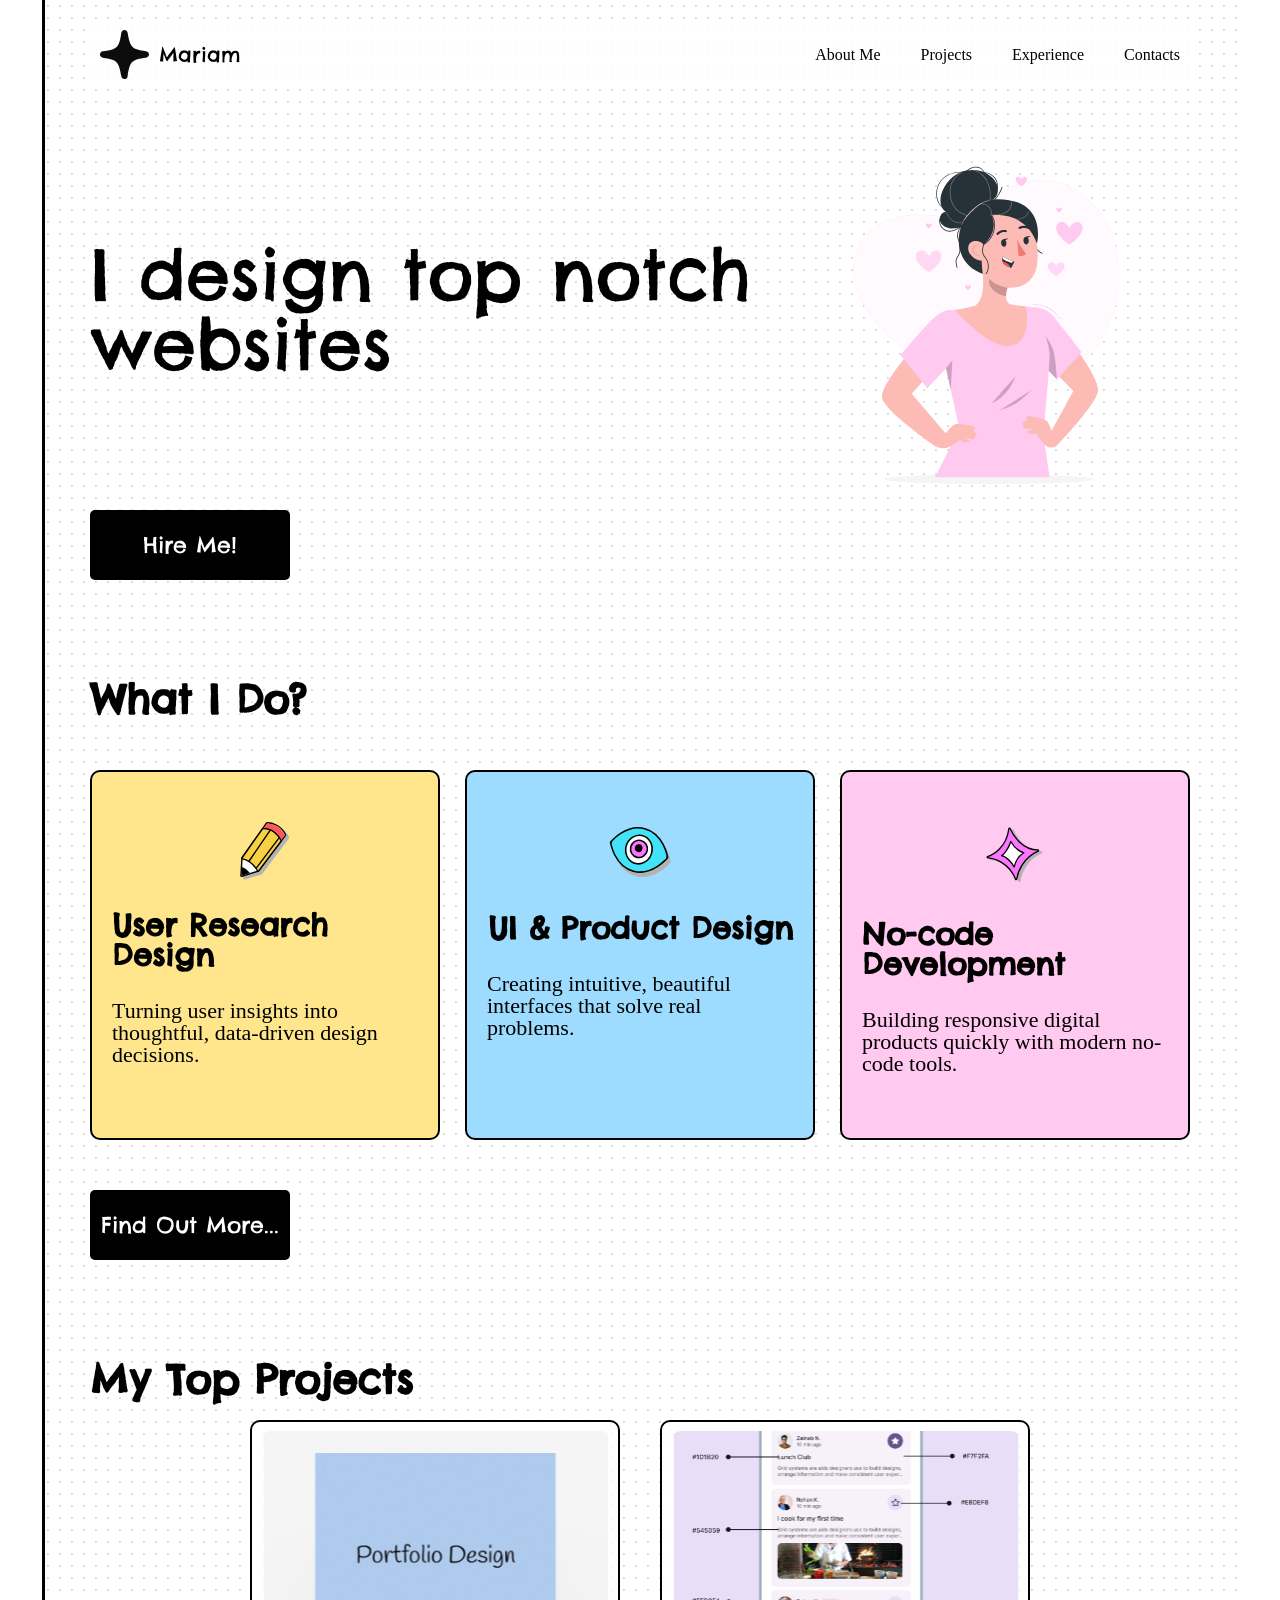
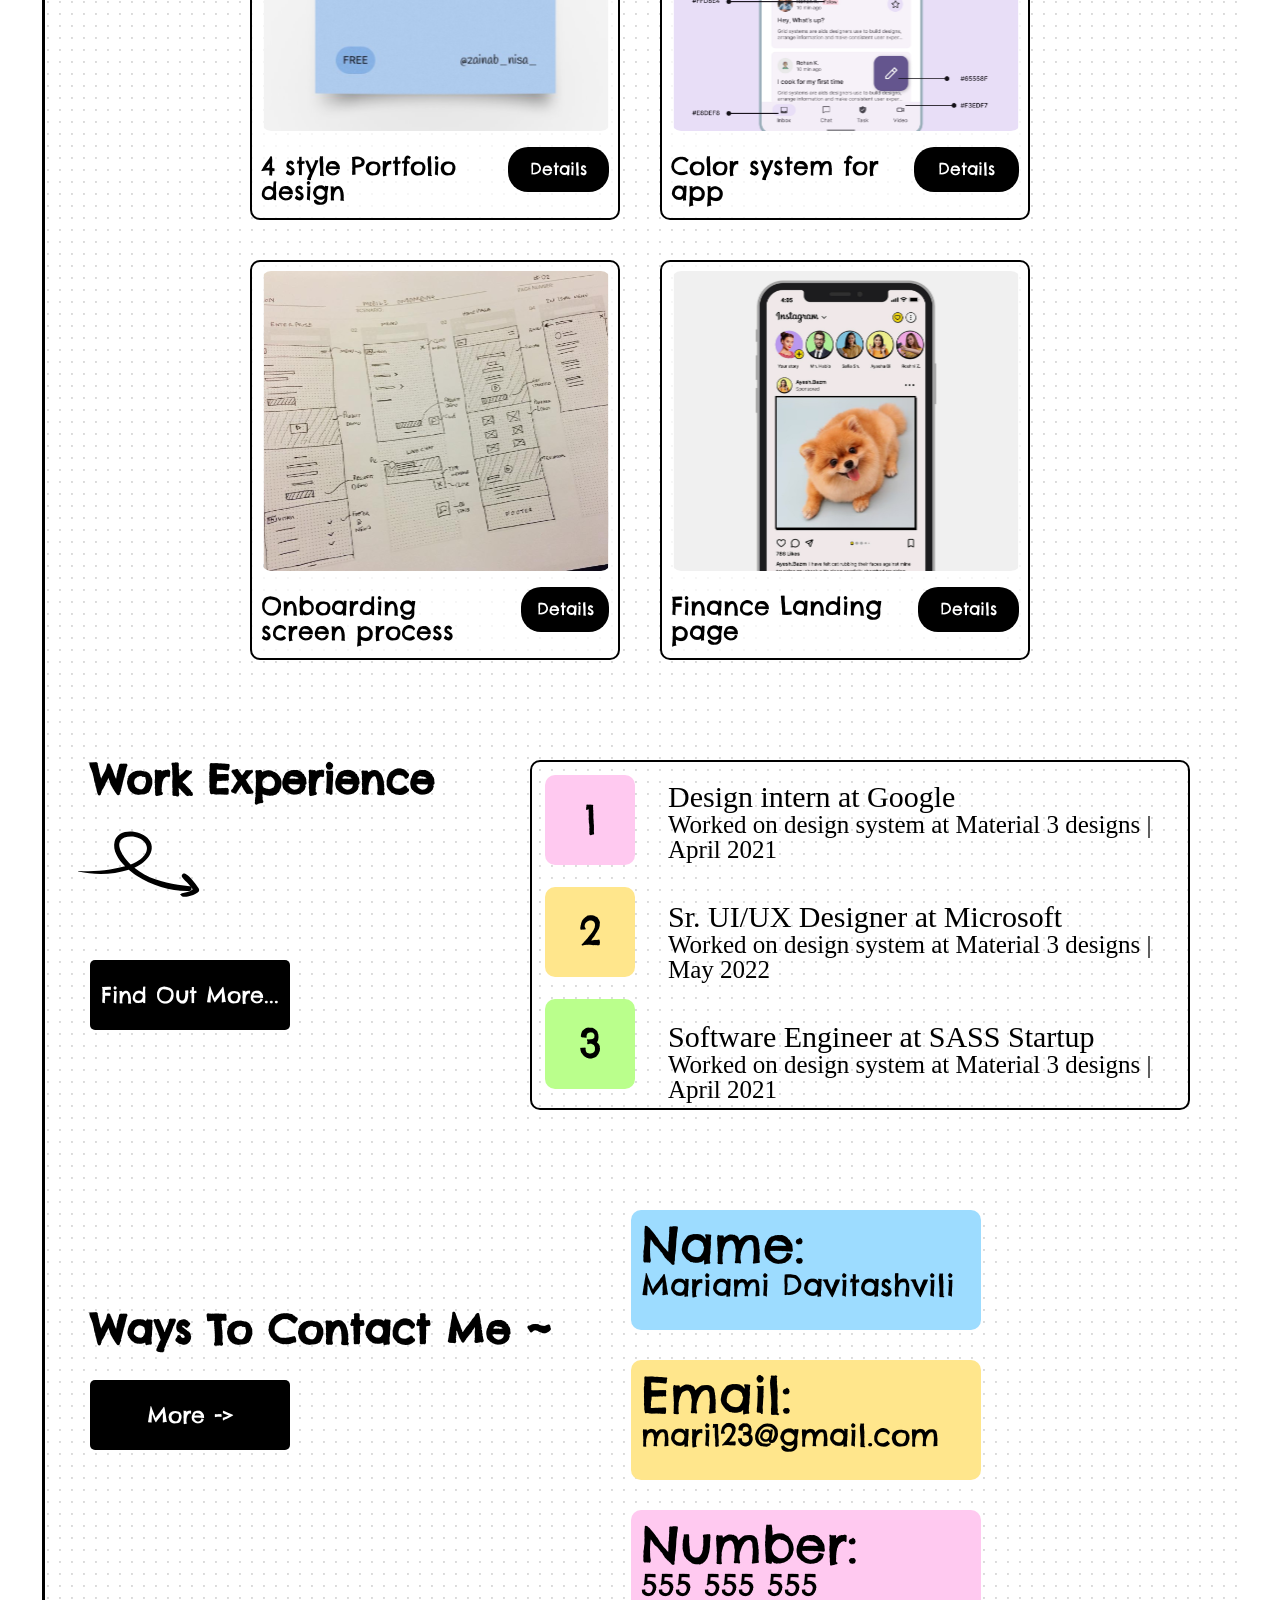
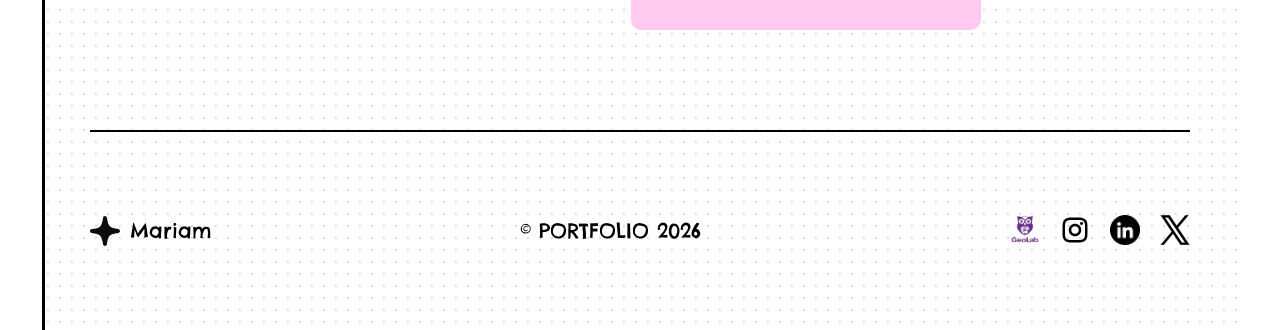
<file: index.html>
<!doctype html>
<html lang="en">
  <head>
    <link rel="stylesheet" href="./css/reset.css" />
    <link rel="stylesheet" href="./css/style.css" />
    <meta charset="UTF-8" />
    <meta name="viewport" content="width=device-width, initial-scale=1.0" />
    <title>Portfolio</title>
  </head>
  <body>
    <header>
      <div class="header container">
        <div class="logo">
          <img src="./images/logo.svg" alt="Portfolio logo" />
          <a class="name" href="./index.html">Mariam</a>
        </div>
        <nav class="nav">
          <ul class="nav-list">
            <li>
              <a href="#about">About Me</a>
            </li>
            <li>
              <a href="#projects">Projects</a>
            </li>
            <li>
              <a href="#experience">Experience</a>
            </li>
            <li>
              <a href="#contacts">Contacts</a>
            </li>
          </ul>
        </nav>
        <img src="./images/menu.svg" class="menu" alt="menu" />
      </div>
    </header>
    <main>
      <section class="container">
        <div class="hero">
          <h1>I design top notch websites</h1>
          <img src="./images/hero-img.svg" alt="hero img" />
        </div>
        <button class="btn" onclick="window.location.href = 'hireMe.html'">
          Hire Me!
        </button>
      </section>
      <section class="about container" id="about">
        <h2 class="title">What I Do?</h2>
        <div class="cards-about">
          <div class="card yellow">
            <img src="./images/card-yellow.svg" alt="icon yellow" />
            <h3>User Research Design</h3>
            <p>
              Turning user insights into thoughtful, data-driven design
              decisions.
            </p>
          </div>
          <div class="card blue">
            <img src="./images/card-blue.svg" alt="icon blue" />
            <h3>UI & Product Design</h3>
            <p>
              Creating intuitive, beautiful interfaces that solve real problems.
            </p>
          </div>
          <div class="card pink">
            <img src="./images/card-pink.svg" alt="icon pink" />
            <h3>No-code Development</h3>
            <p>
              Building responsive digital products quickly with modern no-code
              tools.
            </p>
          </div>
        </div>
        <button class="btn" onclick="window.location.href = 'about.html'">
          Find Out More...
        </button>
      </section>
      <section class="projects container" id="projects">
        <h4 class="title">My Top Projects</h4>
        <div class="cards-projects">
          <div class="proj-card">
            <img src="./images/project-1.svg" alt="project" />
            <div class="card-text">
              <p>4 style Portfolio design</p>
              <button class="btn">Details</button>
            </div>
          </div>
          <div class="proj-card">
            <img src="./images/project-2.svg" alt="project" />
            <div class="card-text">
              <p>Color system for app</p>
              <button class="btn">Details</button>
            </div>
          </div>
          <div class="proj-card">
            <img src="./images/project-3.svg" alt="project" />
            <div class="card-text">
              <p>Onboarding screen process</p>
              <button class="btn">Details</button>
            </div>
          </div>
          <div class="proj-card">
            <img src="./images/project-4.svg" alt="project" />

            <div class="card-text">
              <p>Finance Landing page</p>
              <button class="btn">Details</button>
            </div>
          </div>
        </div>
      </section>
      <section class="experience container" id="experience">
        <div class="work-experience">
          <h2 class="title">Work Experience</h2>
          <img src="./images/arrow.svg" alt="arrow" />
          <button
            class="btn"
            onclick="window.location.href = 'experience.html'"
          >
            Find Out More...
          </button>
        </div>
        <div class="jobs-list">
          <div class="numbers">
            <div class="box pink"><h2>1</h2></div>
            <div class="box yellow"><h2>2</h2></div>
            <div class="box green"><h2>3</h2></div>
          </div>
          <div class="experience-text">
            <div>
              <h3>Design intern at Google</h3>
              <p>Worked on design system at Material 3 designs | April 2021</p>
            </div>
            <div>
              <h3>Sr. UI/UX Designer at Microsoft</h3>
              <p>Worked on design system at Material 3 designs | May 2022</p>
            </div>
            <div>
              <h3>Software Engineer at SASS Startup</h3>
              <p>Worked on design system at Material 3 designs | April 2021</p>
            </div>
          </div>
        </div>
      </section>
      <section class="contacts container" id="contacts">
        <div class="contact-title">
          <h2 class="title">Ways To Contact Me ~</h2>
          <button class="btn" onclick="window.location.href = 'contacts.html'">
            More ->
          </button>
        </div>
        <div class="contact-list">
          <div class="contact blue">
            <h3>Name:</h3>
            <p>Mariami Davitashvili</p>
          </div>
          <div class="contact yellow">
            <h3>Email:</h3>
            <p>mari123@gmail.com</p>
          </div>
          <div class="contact pink">
            <h3>Number:</h3>
            <p>555 555 555</p>
          </div>
        </div>
      </section>
    </main>
    <footer>
      <div class="footer container">
        <div class="logo">
          <img src="./images/logo.svg" alt="logo" />
          <a class="name" href="./index.html">Mariam</a>
        </div>
        <div>
          <p>&copy; PORTFOLIO 2026</p>
        </div>
        <div class="socials">
          <a href="https://geolab.edu.ge/en/" target="_blank"
            ><img src="./images/GEOLAB-1.png" alt="geolab"
          /></a>
          <a href="https://www.instagram.com/?hl=en" target="_blank"
            ><img src="./images/instagram.svg" alt="instagram"
          /></a>
          <a href="https://www.linkedin.com" target="_blank"
            ><img src="./images/linkedin.png" alt="linkedin" />
          </a>
          <a href="https://twitter.com" target="_blank"
            ><img src="./images/x.svg" alt="twitter" />
          </a>
        </div>
      </div>
    </footer>
  </body>
</html>
</file>
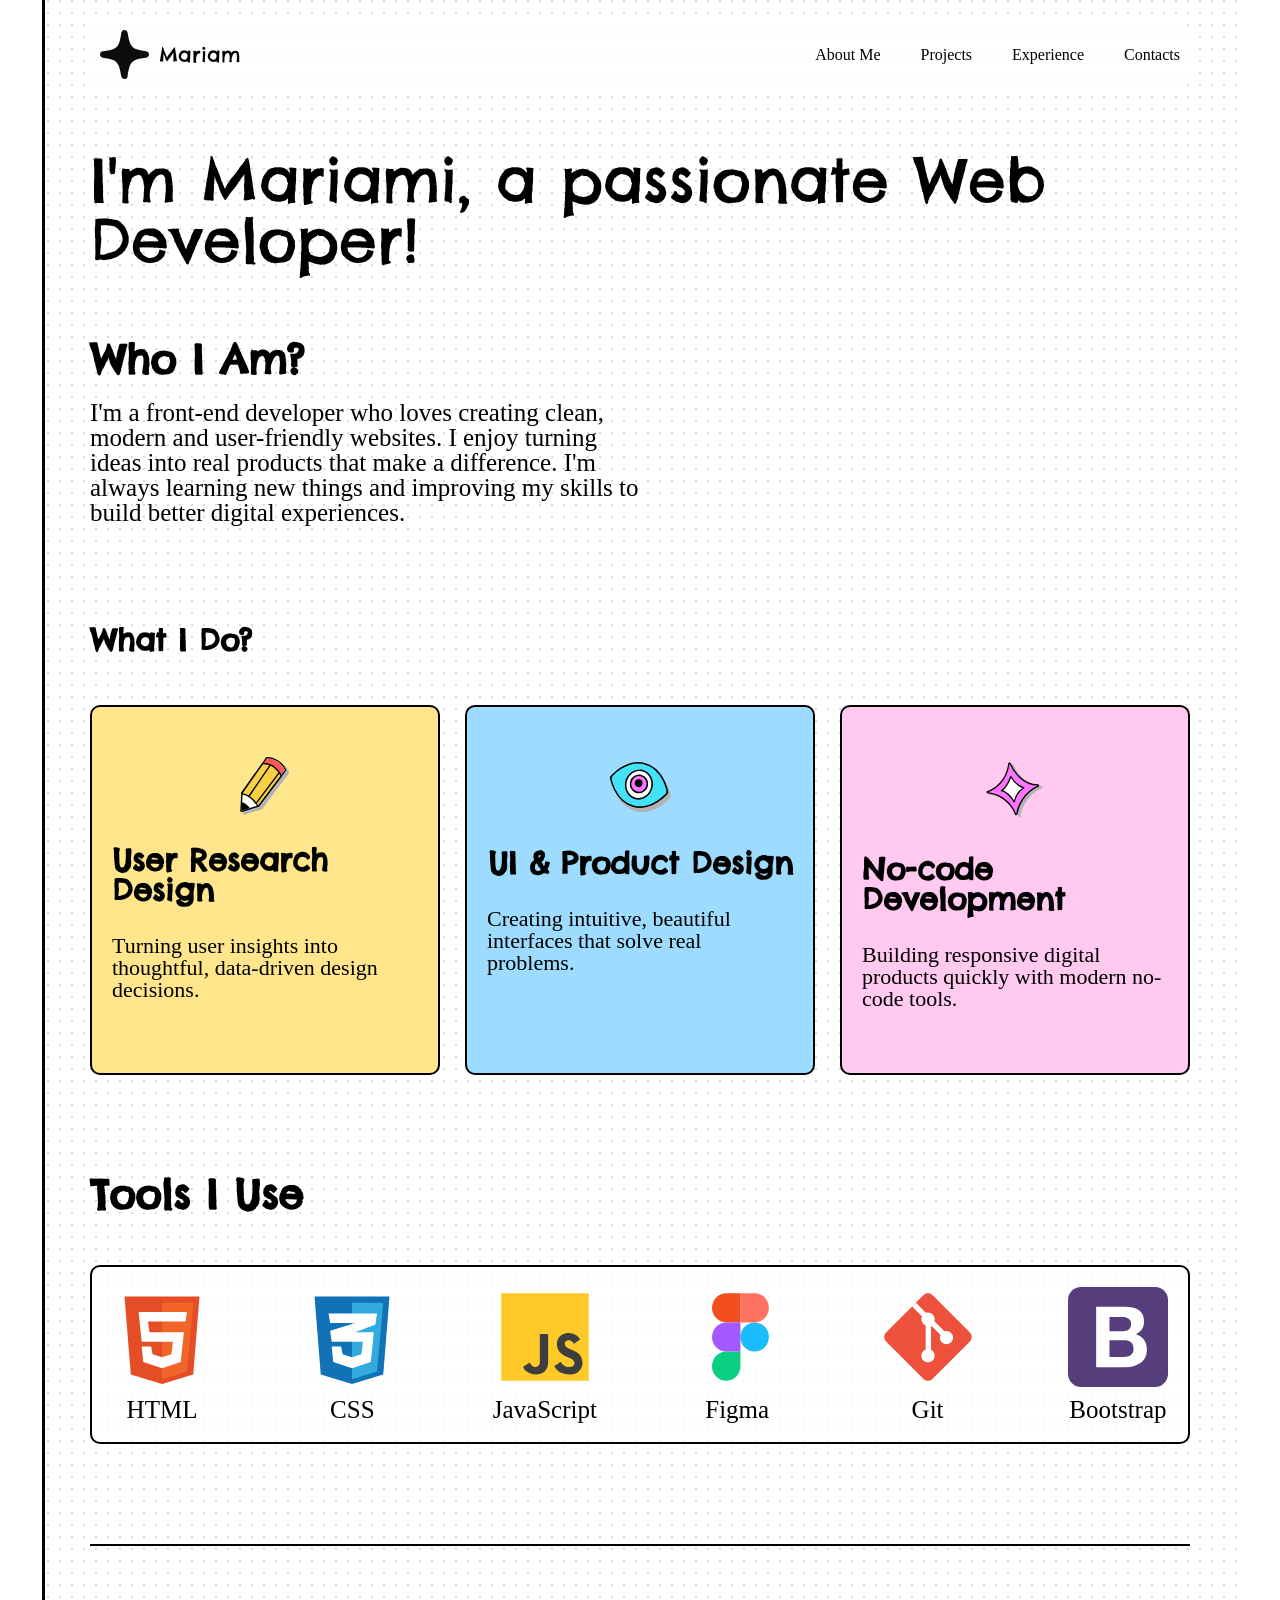
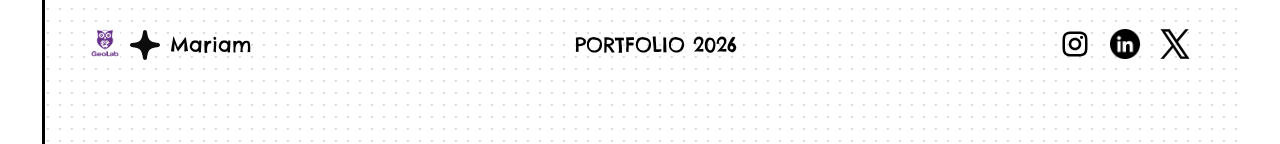
<file: about.html>
<!doctype html>
<html lang="en">
  <head>
    <link rel="stylesheet" href="./css/reset.css" />
    <link rel="stylesheet" href="./css/style.css" />
    <meta charset="UTF-8" />
    <meta name="viewport" content="width=device-width, initial-scale=1.0" />
    <title>About Me</title>
  </head>
  <body>
    <header>
      <div class="header container">
        <div class="logo">
          <img src="./images/logo.svg" alt="logo" />
          <a class="name" href="./index.html">Mariam</a>
        </div>
        <nav class="nav">
          <ul class="nav-list">
            <li>
              <a href="index.html#about">About Me</a>
            </li>
            <li>
              <a href="index.html#projects">Projects</a>
            </li>
            <li>
              <a href="index.html#experience">Experience</a>
            </li>
            <li>
              <a href="index.html#contacts">Contacts</a>
            </li>
          </ul>
        </nav>
        <img src="./images/menu.svg" class="menu" alt="menu" />
      </div>
    </header>
    <main>
      <section class="container">
        <div class="intro">
          <h1>I'm Mariami, a passionate Web Developer!</h1>
        </div>
        <div class="intro-text">
          <h2>Who I Am?</h2>
          <p>
            I'm a front-end developer who loves creating clean, modern and
            user-friendly websites. I enjoy turning ideas into real products
            that make a difference. I'm always learning new things and improving
            my skills to build better digital experiences.
          </p>
        </div>
      </section>
      <section class="about container" id="about">
        <h3 class="title">What I Do?</h3>
        <div class="cards-about">
          <div class="card yellow">
            <img src="./images/card-yellow.svg" alt="yellow icon" />
            <h3>User Research Design</h3>
            <p>
              Turning user insights into thoughtful, data-driven design
              decisions.
            </p>
          </div>
          <div class="card blue">
            <img src="./images/card-blue.svg" alt="blue icon" />
            <h3>UI & Product Design</h3>
            <p>
              Creating intuitive, beautiful interfaces that solve real problems.
            </p>
          </div>
          <div class="card pink">
            <img src="./images/card-pink.svg" alt="pink icon" />
            <h3>No-code Development</h3>
            <p>
              Building responsive digital products quickly with modern no-code
              tools.
            </p>
          </div>
        </div>
      </section>
      <section class="tools container">
        <h2>Tools I Use</h2>
        <div class="tools-list">
          <div>
            <img src="./images/html.svg" alt="html icon" />
            <p>HTML</p>
          </div>
          <div>
            <img src="./images/css.svg" alt="css icon" />
            <p>CSS</p>
          </div>
          <div>
            <img src="./images/js.svg" alt="js icon" />
            <p>JavaScript</p>
          </div>
          <div>
            <img src="./images/figma.svg" alt="figma icon" />
            <p>Figma</p>
          </div>
          <div>
            <img src="./images/git.svg" alt="git icon" />
            <p>Git</p>
          </div>
          <div>
            <img src="./images/bootstrap.svg" alt="bootstrap icon" />
            <p>Bootstrap</p>
          </div>
        </div>
      </section>
    </main>
    <footer>
      <div class="footer container">
        <div class="logo">
          <a href="https://geolab.edu.ge/en/" target="_blank"
            ><img src="./images/GEOLAB-1.png" alt="geolab"
          /></a>
          <img src="./images/logo.svg" alt="logo" />
          <a class="name" href="./index.html">Mariam</a>
        </div>
        <div>
          <p>PORTFOLIO 2026</p>
        </div>
        <div class="socials">
          <a href="https://www.instagram.com/?hl=en" target="_blank"
            ><img src="./images/instagram.svg" alt="instagram"
          /></a>
          <a href="https://www.linkedin.com" target="_blank"
            ><img src="./images/linkedin.png" alt="linkedin" />
          </a>
          <a href="https://twitter.com" target="_blank"
            ><img src="./images/x.svg" alt="twitter" />
          </a>
        </div>
      </div>
    </footer>
  </body>
</html>
</file>
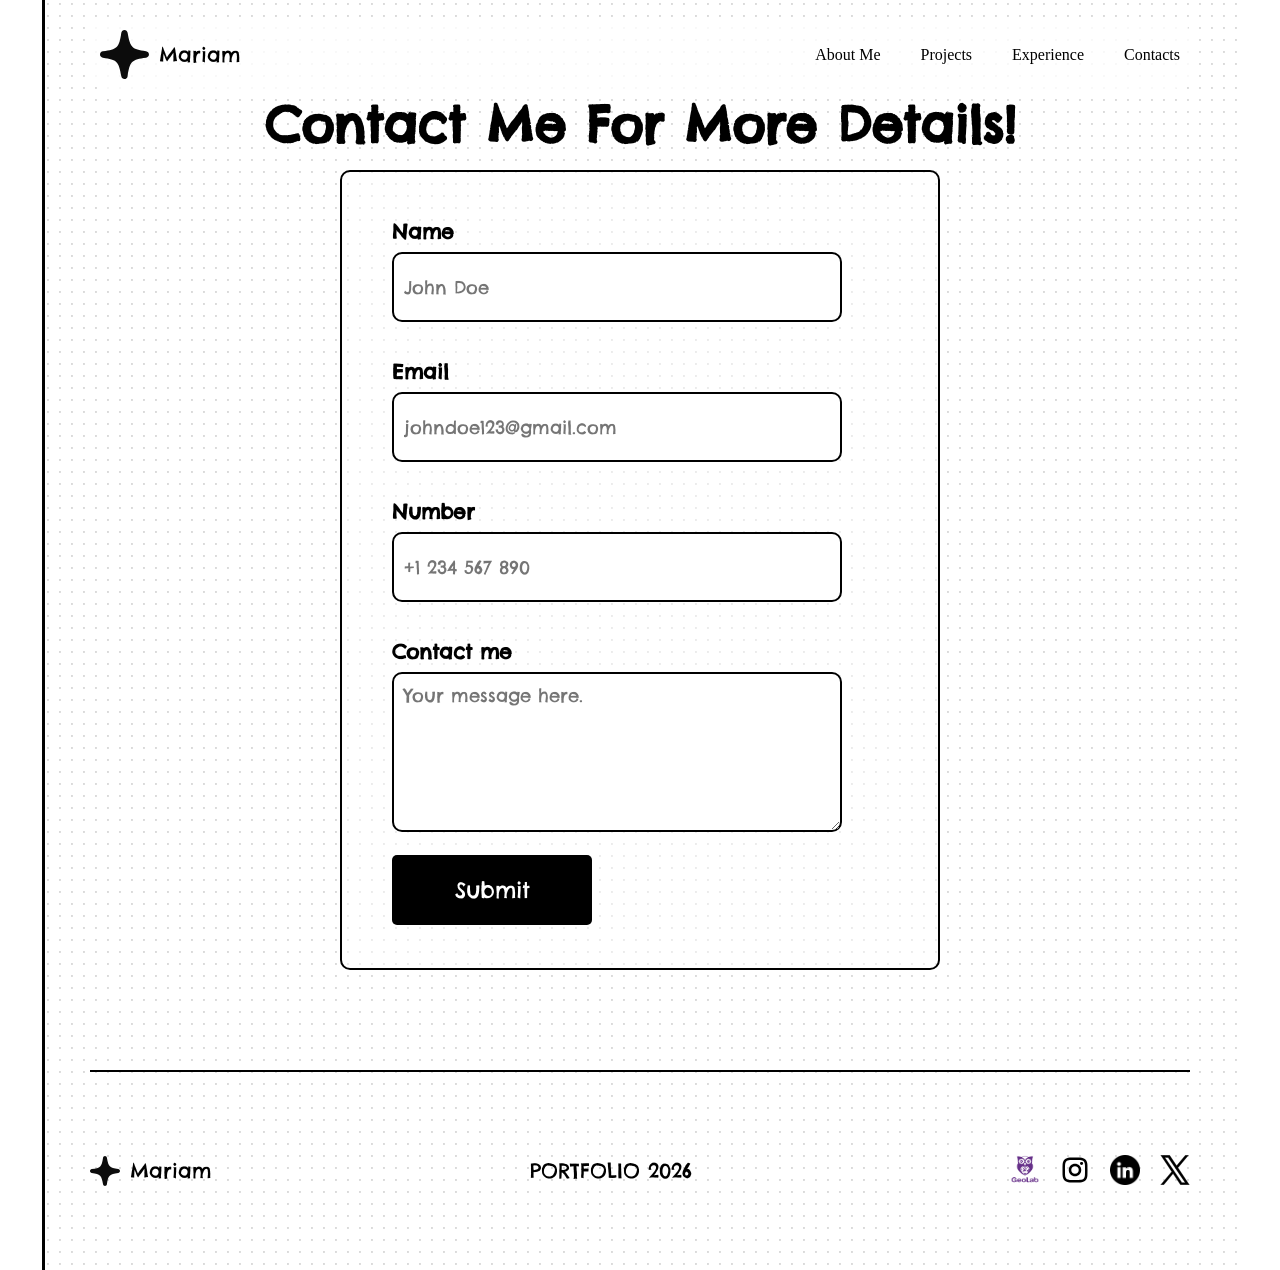
<file: contacts.html>
<!doctype html>
<html lang="en">
  <head>
    <link rel="stylesheet" href="./css/reset.css" />
    <link rel="stylesheet" href="./css/style.css" />
    <meta charset="UTF-8" />
    <meta name="viewport" content="width=device-width, initial-scale=1.0" />
    <title>Contacts</title>
  </head>
  <body>
    <header>
      <div class="header container">
        <div class="logo">
          <img src="./images/logo.svg" alt="logo" />
          <a class="name" href="./index.html">Mariam</a>
        </div>
        <nav class="nav">
          <ul class="nav-list">
            <li>
              <a href="index.html#about">About Me</a>
            </li>
            <li>
              <a href="index.html#projects">Projects</a>
            </li>
            <li>
              <a href="index.html#experience">Experience</a>
            </li>
            <li>
              <a href="index.html#contacts">Contacts</a>
            </li>
          </ul>
        </nav>
        <img src="./images/menu.svg" class="menu" alt="menu" />
      </div>
    </header>
    <main>
      <section class="contacts-form container">
        <h1>Contact Me For More Details!</h1>
        <div class="input">
          <div>
            <h2>Name</h2>
            <input class="input-design" type="text" placeholder="John Doe" />
          </div>
          <div>
            <h2>Email</h2>
            <input
              class="input-design"
              type="email"
              placeholder="johndoe123@gmail.com"
            />
          </div>
          <div>
            <h2>Number</h2>
            <input
              class="input-design"
              type="tel"
              placeholder="+1 234 567 890"
            />
          </div>
          <div>
            <h2>Contact me</h2>
            <textarea
              class="message input-design"
              placeholder="Your message here."
            ></textarea>
            <button class="btn">Submit</button>
          </div>
        </div>
      </section>
    </main>
    <footer>
      <div class="footer container">
        <div class="logo">
          <img src="./images/logo.svg" alt="logo" />
          <a class="name" href="./index.html">Mariam</a>
        </div>
        <div>
          <p>PORTFOLIO 2026</p>
        </div>
        <div class="socials">
          <a href="https://geolab.edu.ge/en/" target="_blank"
            ><img src="./images/GEOLAB-1.png" alt="geolab"
          /></a>
          <a href="https://www.instagram.com/?hl=en" target="_blank"
            ><img src="./images/instagram.svg" alt="instagram"
          /></a>
          <a href="https://www.linkedin.com" target="_blank"
            ><img src="./images/linkedin.png" alt="linkedin" />
          </a>
          <a href="https://twitter.com" target="_blank"
            ><img src="./images/x.svg" alt="twitter" />
          </a>
        </div>
      </div>
    </footer>
  </body>
</html>
</file>
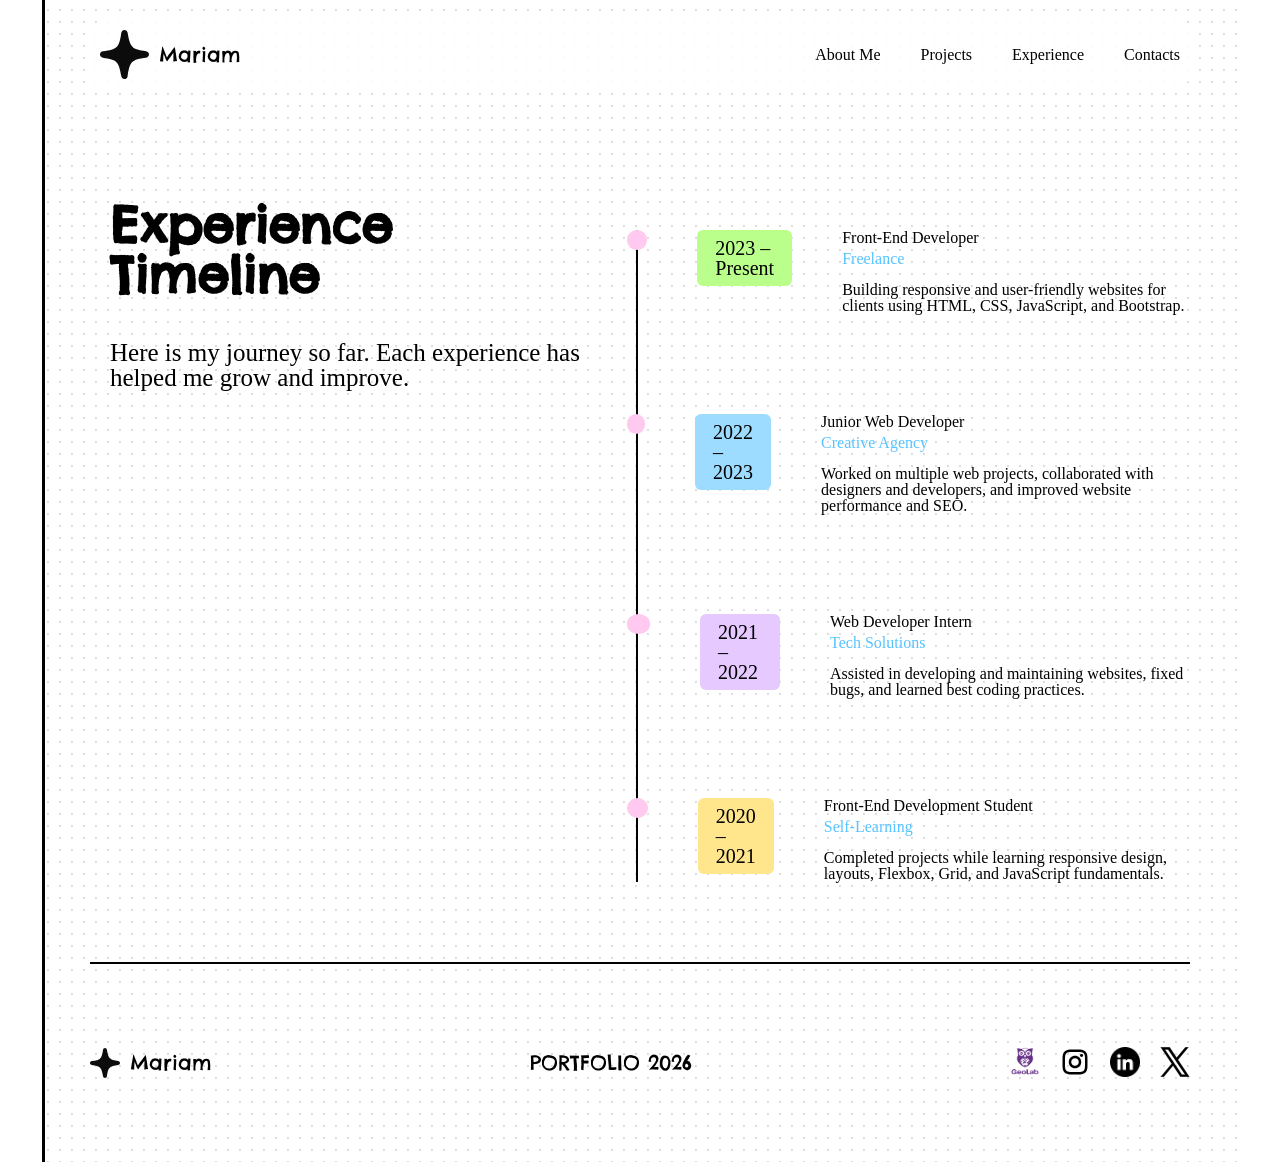
<file: experience.html>
<!doctype html>
<html lang="en">
  <head>
    <link rel="stylesheet" href="./css/reset.css" />
    <link rel="stylesheet" href="./css/style.css" />
    <meta charset="UTF-8" />
    <meta name="viewport" content="width=device-width, initial-scale=1.0" />
    <title>My Experience</title>
  </head>
  <body>
    <header>
      <div class="header container">
        <div class="logo">
          <img src="./images/logo.svg" alt="logo" />
          <a class="name" href="./index.html">Mariam</a>
        </div>
        <nav class="nav">
          <ul class="nav-list">
            <li>
              <a href="index.html#about">About Me</a>
            </li>
            <li>
              <a href="index.html#projects">Projects</a>
            </li>
            <li>
              <a href="index.html#experience">Experience</a>
            </li>
            <li>
              <a href="index.html#contacts">Contacts</a>
            </li>
          </ul>
        </nav>
        <img src="./images/menu.svg" class="menu" alt="menu" />
      </div>
    </header>
    <main>
      <section class="experience container">
        <div class="experience-timeline">
          <div class="experience-text">
            <h1>Experience Timeline</h1>
            <p>
              Here is my journey so far. Each experience has helped me grow and
              improve.
            </p>
          </div>
          <div class="timeline">
            <div class="timeline-item">
              <div class="circle"></div>

              <div class="year">
                <h2 class="green">2023 – Present</h2>
              </div>

              <div class="content">
                <h3>Front-End Developer</h3>
                <h4>Freelance</h4>
                <p>
                  Building responsive and user-friendly websites for clients
                  using HTML, CSS, JavaScript, and Bootstrap.
                </p>
              </div>
            </div>

            <div class="timeline-item">
              <div class="circle"></div>

              <div class="year">
                <h2 class="blue">2022 – 2023</h2>
              </div>

              <div class="content">
                <h3>Junior Web Developer</h3>
                <h4>Creative Agency</h4>
                <p>
                  Worked on multiple web projects, collaborated with designers
                  and developers, and improved website performance and SEO.
                </p>
              </div>
            </div>

            <div class="timeline-item">
              <div class="circle"></div>

              <div class="year">
                <h2 class="purple">2021 – 2022</h2>
              </div>

              <div class="content">
                <h3>Web Developer Intern</h3>
                <h4>Tech Solutions</h4>
                <p>
                  Assisted in developing and maintaining websites, fixed bugs,
                  and learned best coding practices.
                </p>
              </div>
            </div>

            <div class="timeline-item">
              <div class="circle"></div>

              <div class="year">
                <h2 class="yellow">2020 – 2021</h2>
              </div>

              <div class="content">
                <h3>Front-End Development Student</h3>
                <h4>Self-Learning</h4>
                <p>
                  Completed projects while learning responsive design, layouts,
                  Flexbox, Grid, and JavaScript fundamentals.
                </p>
              </div>
            </div>
          </div>
        </div>
      </section>
    </main>
    <footer>
      <div class="footer container">
        <div class="logo">
          <img src="./images/logo.svg" alt="logo" />
          <a class="name" href="./index.html">Mariam</a>
        </div>
        <div>
          <p>PORTFOLIO 2026</p>
        </div>
        <div class="socials">
          <a href="https://geolab.edu.ge/en/" target="_blank"
            ><img src="./images/GEOLAB-1.png" alt="geolab"
          /></a>
          <a href="https://www.instagram.com/?hl=en" target="_blank"
            ><img src="./images/instagram.svg" alt="instagram"
          /></a>
          <a href="https://www.linkedin.com" target="_blank"
            ><img src="./images/linkedin.png" alt="linkedin" />
          </a>
          <a href="https://twitter.com" target="_blank"
            ><img src="./images/x.svg" alt="twitter" />
          </a>
        </div>
      </div>
    </footer>
  </body>
</html>
</file>
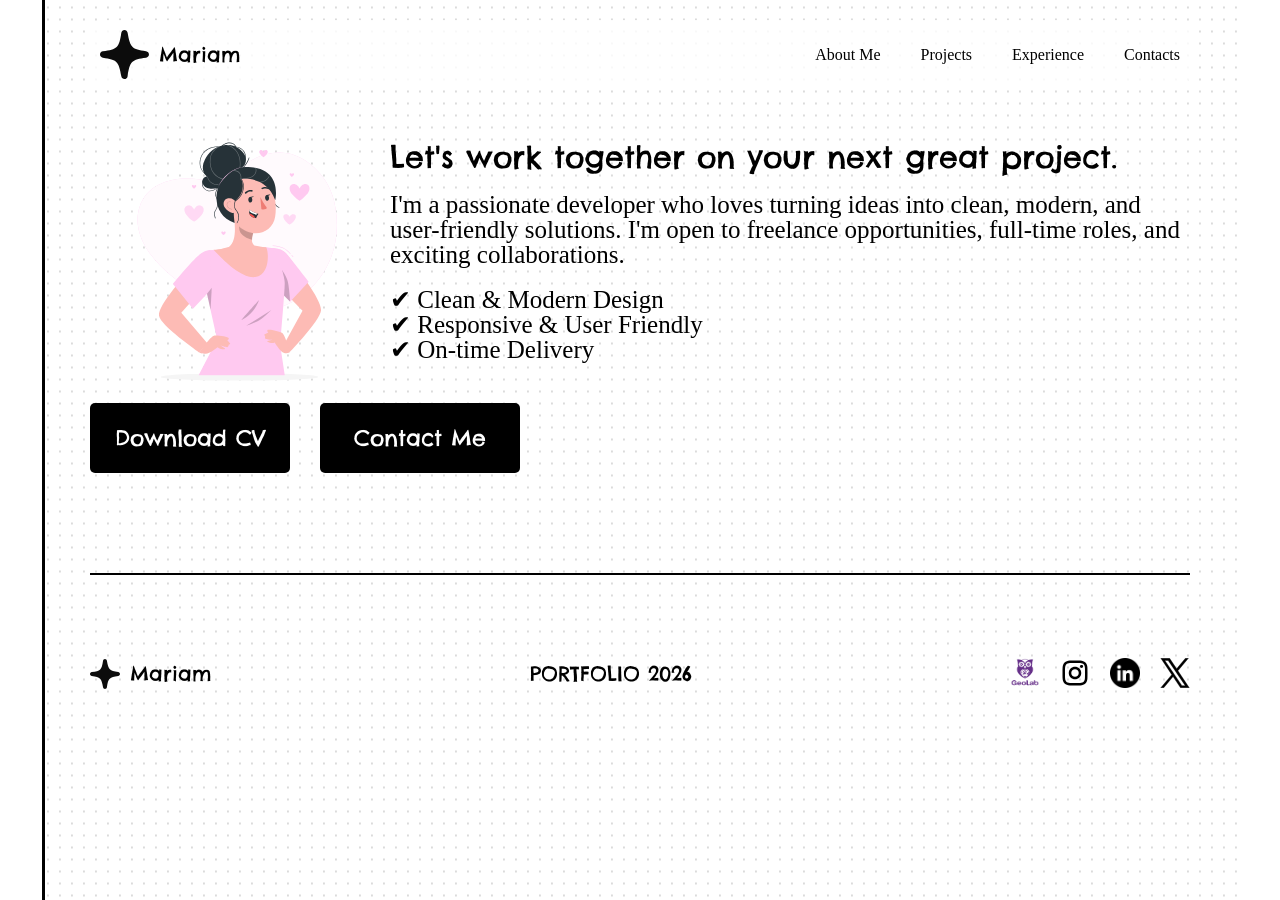
<file: hireMe.html>
<!doctype html>
<html lang="en">
  <head>
    <link rel="stylesheet" href="./css/reset.css" />
    <link rel="stylesheet" href="./css/style.css" />
    <meta charset="UTF-8" />
    <meta name="viewport" content="width=device-width, initial-scale=1.0" />
    <title>Hire Me</title>
  </head>
  <body>
    <header>
      <div class="header container">
        <div class="logo">
          <img src="./images/logo.svg" alt="logo" />
          <a class="name" href="./index.html">Mariam</a>
        </div>
        <nav class="nav">
          <ul class="nav-list">
            <li>
              <a href="index.html#about">About Me</a>
            </li>
            <li>
              <a href="index.html#projects">Projects</a>
            </li>
            <li>
              <a href="index.html#experience">Experience</a>
            </li>
            <li>
              <a href="index.html#contacts">Contacts</a>
            </li>
          </ul>
        </nav>
        <img src="./images/menu.svg" class="menu" alt="menu" />
      </div>
    </header>
    <main>
      <section class="container" id="hireMe">
        <div class="hire-me">
          <div><img src="./images/hero-img.svg" alt="hero img" /></div>

          <div class="hireMe-text">
            <h2>Let's work together on your next great project.</h2>
            <p>
              I'm a passionate developer who loves turning ideas into clean,
              modern, and user-friendly solutions. I'm open to freelance
              opportunities, full-time roles, and exciting collaborations.
            </p>
            <div>
              <p>✔ Clean & Modern Design</p>
              <p>✔ Responsive & User Friendly</p>
              <p>✔ On-time Delivery</p>
            </div>
          </div>
        </div>
        <div class="hireMe-btn">
          <button class="btn">Download CV</button>
          <button class="btn">Contact Me</button>
        </div>
      </section>
    </main>
    <footer>
      <div class="footer container">
        <div class="logo">
          <img src="./images/logo.svg" alt="logo" />
          <a class="name" href="./index.html">Mariam</a>
        </div>
        <div>
          <p>PORTFOLIO 2026</p>
        </div>
        <div class="socials">
          <a href="https://geolab.edu.ge/en/" target="_blank"
            ><img src="./images/GEOLAB-1.png" alt="geolab"
          /></a>
          <a href="https://www.instagram.com/?hl=en" target="_blank"
            ><img src="./images/instagram.svg" alt="instagram"
          /></a>
          <a href="https://www.linkedin.com" target="_blank"
            ><img src="./images/linkedin.png" alt="linkedin" />
          </a>
          <a href="https://twitter.com" target="_blank"
            ><img src="./images/x.svg" alt="twitter" />
          </a>
        </div>
      </div>
    </footer>
  </body>
</html>
</file>
<file: css/style.css>
@import url("https://fonts.googleapis.com/css2?family=Chelsea+Market&display=swap");
body {
  background-image: url(../images/bck-pattern.png);
  background-position: center;
  background-repeat: no-repeat;
}
html {
  scroll-behavior: smooth;
}

.container {
  max-width: 1100px;
  margin: auto;
}

.header {
  display: flex;
  justify-content: space-between;
  align-items: center;
  margin-top: 20px;
  padding: 10px;
  background-color: #ffffffcb;
  border-radius: 15px;
  position: fixed;
  top: 0;
  left: 50%;
  transform: translateX(-50%);
  width: 90%;
  max-width: 1100px;
  z-index: 100;
}
.logo {
  display: flex;
  flex-direction: row;
  gap: 10px;
  align-items: center;
}
.name {
  font-size: 20px;
  font-family: "Chelsea Market", system-ui;
}

.nav-list {
  display: flex;
  flex-direction: row;
  gap: 40px;
}

.menu {
  display: none;
}
.hero {
  margin-top: 110px;
  display: flex;
  flex-direction: row;
  justify-content: center;
  align-items: center;
}

.hero h1 {
  font-size: 70px;
  font-family: "Chelsea Market", system-ui;
}
.hero img {
  width: 400px;
  height: 400px;
}
.btn {
  width: 200px;
  height: 70px;
  color: white;
  background-color: black;
  border: none;
  border-radius: 5px;
  font-size: 22px;
  font-family: "Chelsea Market", system-ui;
  cursor: pointer;
  transition: background-color 0.3s ease;
}
.btn:hover {
  background-color: #ffffff;
  color: black;
  border: 1px solid #000000;
}
.about {
  margin-top: 100px;
}
.cards-about {
  display: flex;
  flex-direction: row;
  justify-content: space-between;
  margin-top: 50px;
}
.title {
  font-size: 40px;
  font-weight: 600;
  font-family: "Chelsea Market", system-ui;
}
.about h3 {
  font-size: 30px;
  font-weight: 600;
  font-family: "Chelsea Market", system-ui;
}
.about p {
  font-size: 22px;
  font-weight: 200;
}
.card {
  width: 350px;
  height: 370px;
  border-radius: 10px;
  border: 2px solid black;
  display: flex;
  flex-direction: column;
  gap: 30px;
  align-items: center;
  padding: 50px 20px;
  transition: transform 0.3s ease;
}
.card:hover {
  transform: scale(1.05);
}
.pink {
  background-color: #ffc9f0;
}
.blue {
  background-color: #9ddcff;
}
.yellow {
  background-color: #ffe68c;
}

.about button {
  margin-top: 50px;
}
.projects .title {
  margin-top: 100px;
}
.proj-card {
  width: 370px;
  height: 400px;
  border: 2px solid black;
  border-radius: 10px;
  margin: 20px;
  padding: 9px;
  background-color: #ffffffbd;
  transition: transform 0.3s ease;
}
.proj-card:hover {
  transform: scale(1.05);
  background-color: #ffc9f0a2;
}
.projects img {
  border-radius: 10px;
  width: 350px;
  height: 300px;
}
.projects p {
  margin-top: 20px;
  font-size: 25px;
  font-weight: 200;
  font-family: "Chelsea Market", system-ui;
}
.card-text {
  display: flex;
  justify-content: center;
  align-items: center;
  gap: 30px;
}
.projects button {
  width: 130px;
  height: 45px;
  border-radius: 20px;
  font-size: 17px;
}
.cards-projects {
  display: flex;
  flex-direction: row;
  flex-wrap: wrap;
  justify-content: center;
}
.experience {
  display: flex;
  margin-top: 100px;
  flex-direction: row;
  justify-content: space-between;
}

.jobs-list {
  display: flex;
  width: 60%;
  height: 350px;
  border: 2px solid black;
  border-radius: 10px;
}
.green {
  background-color: #baff8c;
}
.box {
  width: 90px;
  height: 90px;
  display: flex;
  justify-content: center;
  align-items: center;
  border-radius: 10px;
}
.box h2 {
  font-size: 40px;
  font-weight: 500;
  font-family: "Chelsea Market", system-ui;
}
.experience-text h3 {
  font-size: 30px;
  font-weight: 500;
}
.experience-text p {
  font-size: 22px;
}
.experience-text {
  display: flex;
  flex-direction: column;
  gap: 40px;
  align-items: center;
  margin: 20px;
}
.numbers {
  display: flex;
  flex-direction: column;
  margin: 13px;
  gap: 22px;
  align-items: center;
}
.experience img {
  width: 100px;
  height: 100px;
  transform: rotate(-45deg);
  transform-origin: center;
}
.work-experience {
  display: flex;
  flex-direction: column;
  gap: 30px;
}
.contacts h3 {
  font-size: 50px;
  font-weight: 400;
  font-family: "Chelsea Market", system-ui;
}
.contacts p {
  font-size: 30px;

  font-family: "Chelsea Market", system-ui;
}
.contacts {
  display: flex;
  flex-direction: row;
  gap: 80px;
  margin-top: 100px;
  margin-bottom: 100px;
}
.contact-list {
  display: flex;
  flex-direction: column;
  gap: 30px;
}
.contacts .title {
  margin-top: 100px;
}

.contact {
  height: 120px;
  width: 350px;
  border-radius: 10px;
  padding: 10px;
}
.contact-title {
  display: flex;
  flex-direction: column;
  gap: 30px;
}

/* hire me page */
.hire-me {
  margin-top: 100px;
  display: flex;
  flex-direction: row;
  align-items: center;
  justify-content: center;
}
.hire-me img {
  width: 300px;
  height: 300px;
}
.hire-me h2 {
  font-family: "Chelsea Market", system-ui;
  font-size: 30px;
}
.hire-me p {
  font-size: 25px;
}
.hireMe-text {
  display: flex;
  flex-direction: column;
  gap: 20px;
}
.hireMe-btn {
  display: flex;
  flex-direction: row;
  align-items: center;
  gap: 30px;
  margin-bottom: 100px;
}
footer p {
  font-size: 20px;
  font-family: "Chelsea Market", system-ui;
}
footer img {
  width: 30px;
  height: 30px;
}
.footer {
  border-top: 2px solid black;
  height: 200px;
  display: flex;
  flex-direction: row;
  justify-content: space-between;
  align-items: center;
}
.socials {
  display: flex;
  flex-direction: row;
  gap: 20px;
}
/* about me page */
.intro {
  margin-top: 150px;
  font-size: 60px;
  font-family: "Chelsea Market", system-ui;
}
.intro-text {
  margin-top: 70px;
  display: flex;
  flex-direction: column;
  gap: 20px;
  width: 50%;
}
.intro-text h2 {
  font-size: 40px;
  font-weight: 600;
  font-family: "Chelsea Market", system-ui;
}
.intro-text p {
  font-size: 25px;
}
.tools img {
  width: 100px;
  height: 100px;
  transition: transform 0.3s ease;
}
.tools img:hover {
  transform: scale(1.1);
}
.tools h2 {
  font-size: 40px;
  font-weight: 600;
  font-family: "Chelsea Market", system-ui;
}
.tools-list {
  display: flex;
  flex-direction: row;
  justify-content: space-between;
  margin-top: 50px;
  margin-bottom: 100px;
  border: 2px solid black;
  border-radius: 10px;
  padding: 20px;
  background-color: #ffffffbd;
}
.tools p {
  font-size: 25px;
}
.tools-list div {
  display: flex;
  flex-direction: column;
  gap: 10px;
  align-items: center;
}
.tools {
  margin-top: 100px;
}

.card h4 {
}
.experience-timeline {
  margin-top: 100px;
  display: flex;
  flex-direction: row;
  justify-content: space-between;
}
.experience-text h1 {
  font-size: 50px;
  font-weight: 600;
  font-family: "Chelsea Market", system-ui;
}
.experience-text p {
  font-size: 25px;
}
.timeline {
  display: flex;
  flex-direction: column;
  gap: 100px;
  width: 80%;
}
.experience {
  margin: 80px auto;
}

.timeline {
  position: relative;
  margin-top: 50px;
}

.timeline::before {
  content: "";
  position: absolute;
  left: 9px;
  top: 0;
  bottom: 0;
  width: 2px;
  background: #000;
}

.timeline-item {
  display: flex;
  gap: 50px;
  position: relative;
}

.circle {
  width: 40px;
  height: 20px;
  background: #ffc9f0;
  border-radius: 50%;
  z-index: 2;
  transition: transform 0.3s ease;
}
.circle:hover {
  transform: scale(1.1);
  background: #baff8c;
}

.year h2 {
  display: inline-block;
  padding: 8px 18px;
  border-radius: 6px;
  font-size: 20px;
}

.content h3 {
  margin-bottom: 5px;
}

.content h4 {
  color: #57c4ff;
  margin-bottom: 15px;
}
.purple {
  background: #e5c9ff;
}
/* contacts page */

input {
  height: 70px;
}
.message {
  height: 160px;
}
.input-design {
  width: 450px;
  border-radius: 10px;
  font-size: 18px;
  padding: 10px;
  font-family: "Chelsea Market", system-ui;
  border: 2px solid black;
}
.input {
  margin-top: 20px;
  margin-bottom: 100px;
  width: 600px;
  height: 800px;
  border: 2px solid black;
  border-radius: 10px;
  display: flex;
  flex-direction: column;
  gap: 40px;
  padding: 50px;
  background-color: #ffffff75;
}
.contacts-form {
  display: flex;
  flex-direction: column;
  justify-content: center;
  align-items: center;
}
.input .btn {
  margin-top: 20px;
}
.input h2 {
  font-size: 20px;
  font-weight: 600;
  font-family: "Chelsea Market", system-ui;
  margin-bottom: 10px;
}
.contacts-form h1 {
  margin-top: 100px;
  font-size: 50px;
  font-weight: 600;
  font-family: "Chelsea Market", system-ui;
}

@media (max-width: 760px) {
  .container {
    width: 90%;
  }
  .header {
    width: 95%;
    padding: 15px;
  }
  .nav-list {
    display: none;
  }
  .menu {
    display: block;
    width: 30px;
    height: 30px;
    cursor: pointer;
  }
  .name {
    font-size: 18px;
  }
  .hero {
    flex-direction: column-reverse;
    text-align: center;
    gap: 40px;
  }
  .hero h1 {
    font-size: 45px;
  }
  .hero img {
    width: 280px;
    height: 280px;
  }
  .btn {
    width: 180px;
    height: 60px;
    font-size: 18px;
  }
  .cards-about {
    flex-direction: column;
    align-items: center;
    gap: 30px;
  }
  .card {
    width: 100%;
    max-width: 400px;
    height: auto;
  }
  .cards-projects {
    flex-direction: column;
    align-items: center;
  }
  .proj-card {
    width: 100%;
    max-width: 380px;
    height: auto;
  }
  .projects img {
    width: 100%;
    height: auto;
  }
  .experience {
    flex-direction: column;
    gap: 50px;
  }
  .jobs-list {
    width: 100%;
    height: auto;
    padding: 20px;
  }
  .contacts {
    flex-direction: column;
    align-items: center;
    gap: 40px;
  }

  .contact {
    width: 100%;
    max-width: 400px;
  }
  .footer {
    flex-direction: column;
    justify-content: center;
    gap: 25px;
    height: auto;
    padding: 30px 0;
  }

  /* aabout page */
  .intro {
    font-size: 42px;
    text-align: center;
  }
  .intro-text {
    width: 100%;
  }
  .intro-text h2 {
    font-size: 32px;
  }
  .intro-text p {
    font-size: 20px;
  }
  .tools-list {
    flex-wrap: wrap;
    justify-content: center;
    gap: 30px;
  }

  /*hire page*/

  .hire-me {
    flex-direction: column;
    text-align: center;
  }
  .hireMe-btn {
    flex-direction: column;
    align-items: center;
  }

  /*timeline*/
  .experience-timeline {
    flex-direction: column;
    gap: 60px;
  }
  .timeline {
    width: 100%;
  }
  .timeline-item {
    gap: 20px;
  }
  .year {
    width: 130px;
  }
  /*contacts */

  .input {
    width: 100%;
    height: auto;
    padding: 30px;
  }
  .input-design {
    width: 100%;
  }
}
</file>
